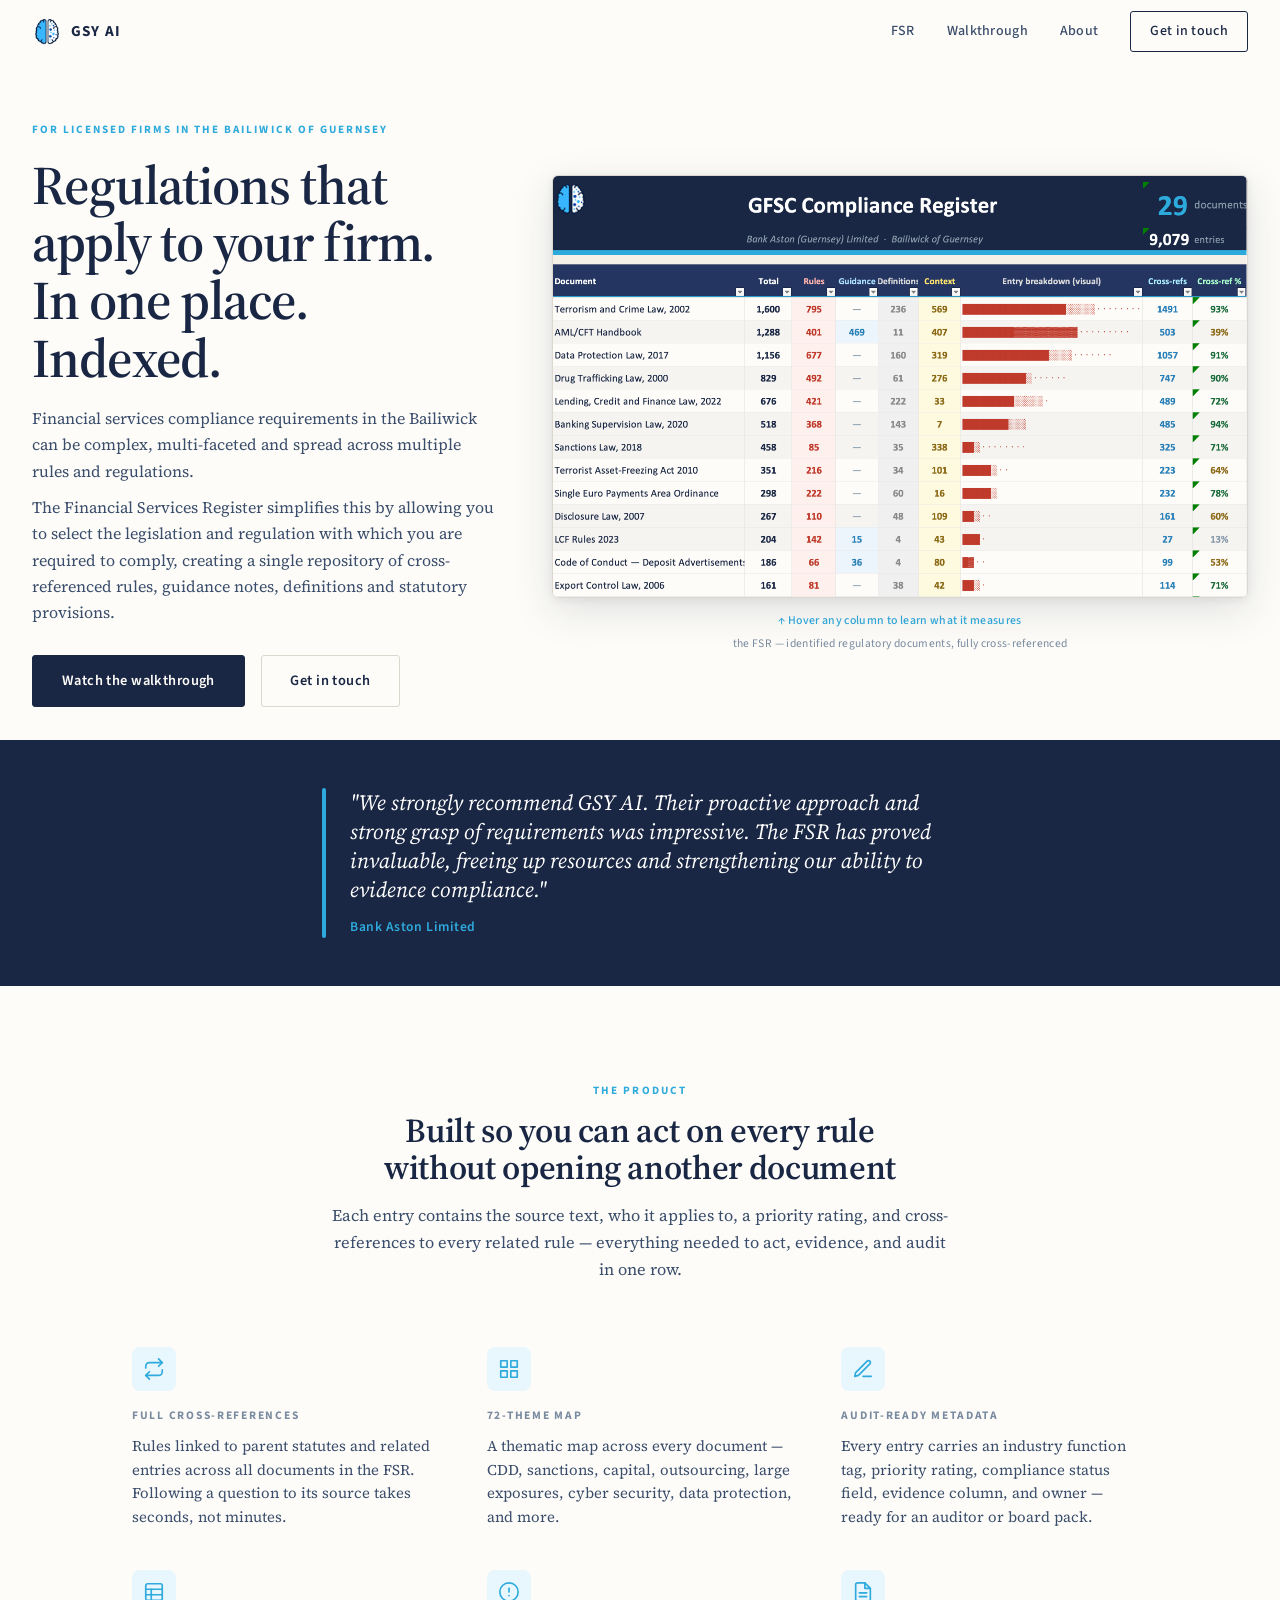
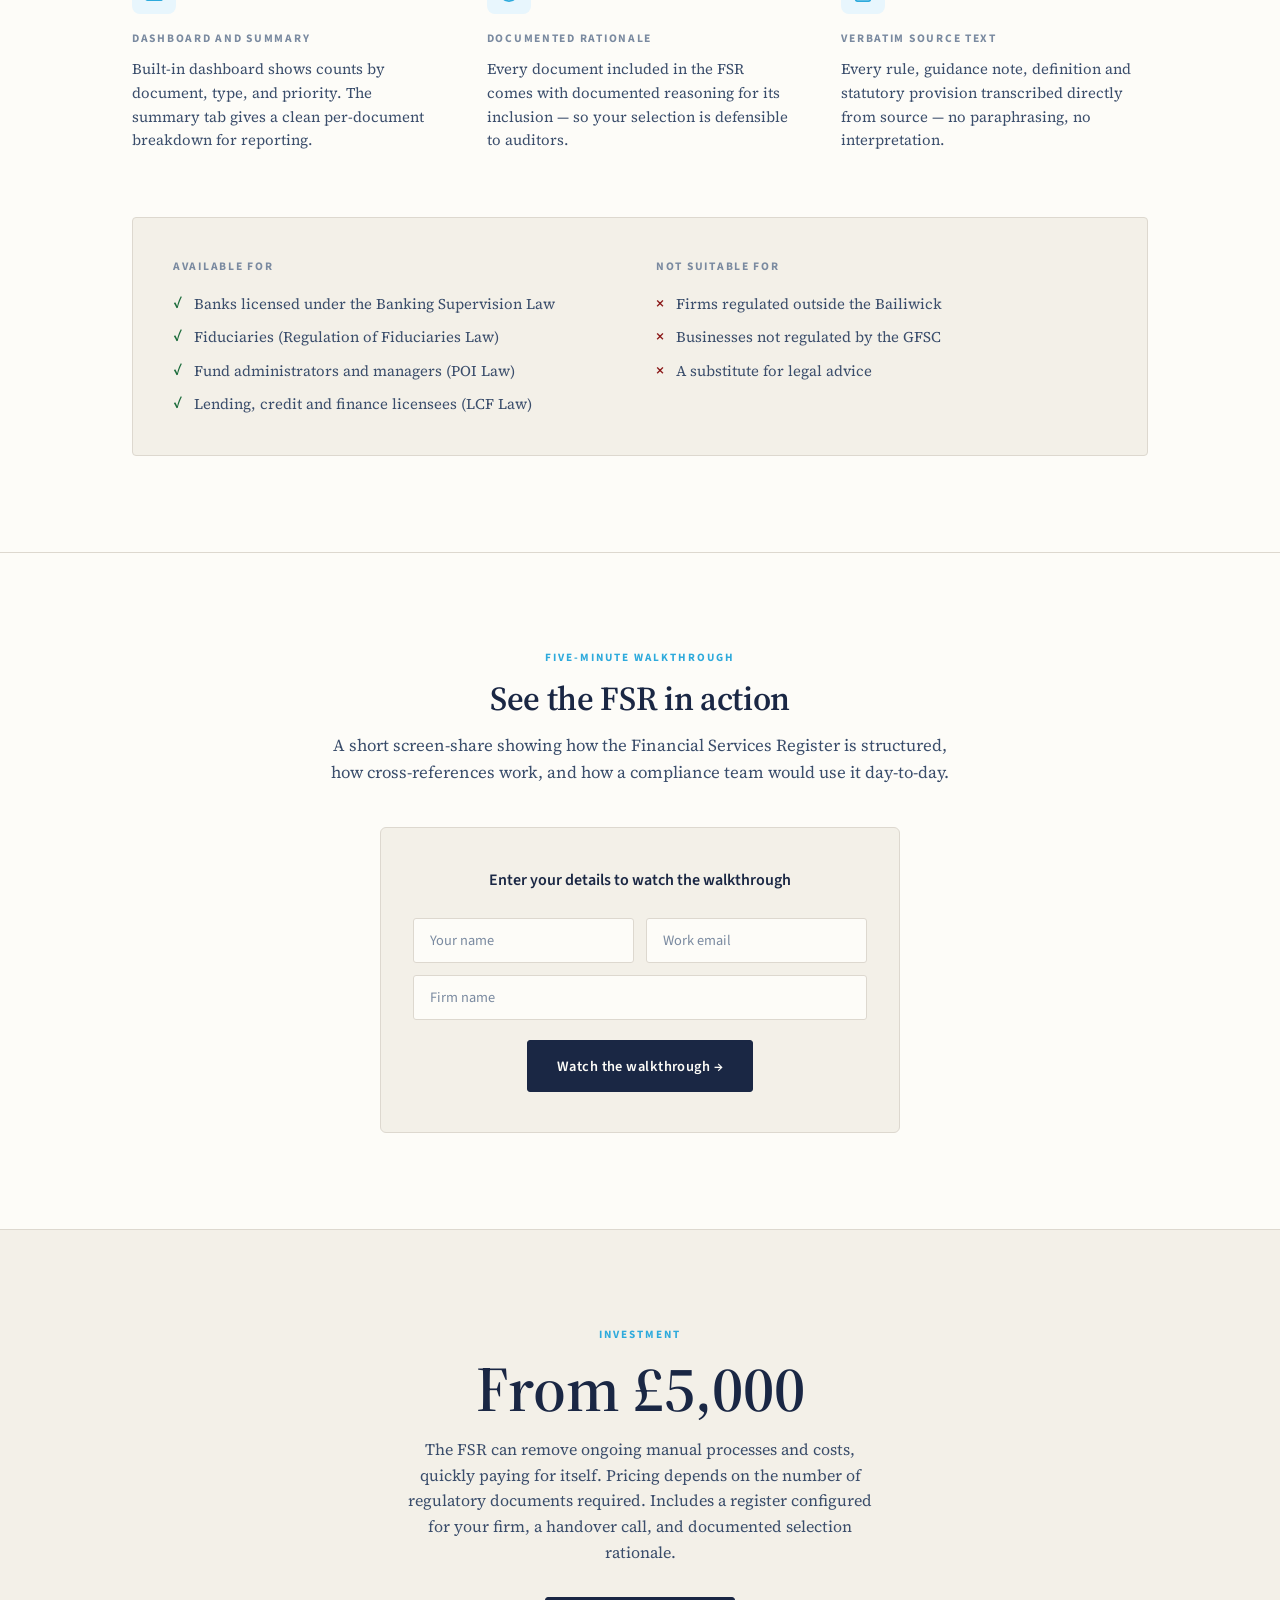
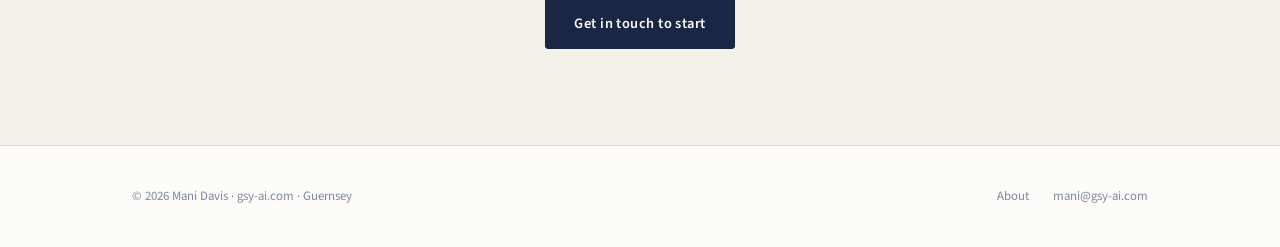
<file: index.html>
<!doctype html>
<html lang="en">
<head>
  <meta charset="utf-8" />
  <meta name="viewport" content="width=device-width, initial-scale=1" />
  <title>FSR - Financial Services Register | GSY AI</title>
  <meta name="description" content="The FSR — a single, cross-referenced repository of the regulations your firm must comply with. Rules, guidance notes, definitions and statutory provisions, fully indexed. Built for licensed firms in the Bailiwick of Guernsey." />
  <link rel="icon" type="image/png" href="images/favicon.png" />
  <link rel="stylesheet" href="css/style.css" />
  <link rel="stylesheet" href="css/home.css" />
  <link rel="stylesheet" href="css/hero-anim.css" />
</head>
<body>

  <nav class="nav" id="nav">
    <a class="nav__logo" href="index.html">
      <img src="images/favicon.png" alt="GSY AI" />
      <span class="nav__logo-text">GSY AI</span>
    </a>
    <div class="nav__links">
      <a href="#register">FSR</a>
      <a href="#walkthrough">Walkthrough</a>
      <a href="about.html">About</a>
      <a href="mailto:mani@gsy-ai.com" class="nav__cta">Get in touch</a>
    </div>
  </nav>

  <!-- ── Hero ── -->
  <section class="hero" id="hero">
    <div class="wrap">
      <div class="hero__grid">

        <div class="hero__text">
          <div class="eyebrow" style="margin-bottom:1.1rem;">For licensed firms in the Bailiwick of Guernsey</div>
          <h1 class="hero__h1">Regulations that apply to your firm.<br>In one place. Indexed.</h1>
          <p class="hero__lede">Financial services compliance requirements in the Bailiwick can be complex, multi-faceted and spread across multiple rules and regulations.</p>
          <p class="hero__lede hero__lede--two">The Financial Services Register simplifies this by allowing you to select the legislation and regulation with which you are required to comply, creating a single repository of cross-referenced rules, guidance notes, definitions and statutory provisions.</p>
          <div class="hero__actions">
            <a href="#walkthrough" class="btn btn--primary">Watch the walkthrough</a>
            <a href="mailto:mani@gsy-ai.com" class="btn btn--outline">Get in touch</a>
          </div>
        </div>

        <div class="hero__visual">
          <div class="dashboard-hero">
            <img src="images/hero-screenshot.png" alt="GFSC Compliance Register dashboard" class="dashboard-hero__img" />
            <div class="dashboard-hero__hotspots">

              <div class="hs hs--total">
                <div class="hs__tip"><span class="hs__tip-label">Total</span><span class="hs__tip-text">Every entry in this document — rules, guidance, definitions, and context combined. The full scope of what applies to your firm.</span></div>
              </div>

              <div class="hs hs--rules">
                <div class="hs__tip"><span class="hs__tip-label">Rules</span><span class="hs__tip-text">The things your firm must do. Mandatory regulatory requirements — shown in red so they're never overlooked.</span></div>
              </div>

              <div class="hs hs--guidance">
                <div class="hs__tip"><span class="hs__tip-label">Guidance</span><span class="hs__tip-text">The regulator's steer on how to meet a rule in practice. Not mandatory, but it shows what good looks like in the regulator's eyes.</span></div>
              </div>

              <div class="hs hs--definitions">
                <div class="hs__tip"><span class="hs__tip-label">Definitions</span><span class="hs__tip-text">The precise meaning of terms used in the rules. A rule means exactly what its definitions say — getting these right matters.</span></div>
              </div>

              <div class="hs hs--context">
                <div class="hs__tip"><span class="hs__tip-label">Context</span><span class="hs__tip-text">Background and introductory material. Helps you understand why a rule exists, not just what it says.</span></div>
              </div>

              <div class="hs hs--bar">
                <div class="hs__tip"><span class="hs__tip-label">Entry breakdown</span><span class="hs__tip-text">A proportional bar showing the mix of rules, guidance, definitions, and context — so you can see at a glance what each document is made of.</span></div>
              </div>

              <div class="hs hs--crossrefs">
                <div class="hs__tip"><span class="hs__tip-label">Cross-refs</span><span class="hs__tip-text">The number of entries from other documents deemed to relate to entries within this document. High numbers indicate deep integration with the wider regulatory framework.</span></div>
              </div>

              <div class="hs hs--coverage">
                <div class="hs__tip"><span class="hs__tip-label">Cross-ref %</span><span class="hs__tip-text">The percentage of entries in this document that have at least one cross-reference to another document in the register.</span></div>
              </div>

            </div>
          </div>
          <p class="hero__visual-caption">
            <span class="caption-hint">↑ Hover any column to learn what it measures</span>
            <span class="caption-stats">the FSR — identified regulatory documents, fully cross-referenced</span>
          </p>
        </div>

      </div>
    </div>
  </section>

  <!-- ── Testimonial ── -->
  <div class="testimonial-band" id="testimonial">
    <div class="wrap--narrow">
      <div class="testimonial">
        <div class="testimonial__bar"></div>
        <div class="testimonial__body">
          <p class="testimonial__quote">"We strongly recommend GSY AI. Their proactive approach and strong grasp of requirements was impressive. The FSR has proved invaluable, freeing up resources and strengthening our ability to evidence compliance."</p>
          <p class="testimonial__cite">Bank Aston Limited</p>
        </div>
      </div>
    </div>
  </div>

  <!-- ── What it is ── -->
  <section id="register">
    <div class="wrap">
      <div class="section-header">
        <div class="eyebrow" style="margin-bottom:0.8rem;">The product</div>
        <h2>Built so you can act on every rule<br>without opening another document</h2>
        <p class="section-sub">Each entry contains the source text, who it applies to, a priority rating, and cross-references to every related rule — everything needed to act, evidence, and audit in one row.</p>
      </div>

      <div class="features">
        <!-- Row 1: the three wow-factor benefits -->
        <div class="feature">
          <div class="feature__icon"><svg width="22" height="22" viewBox="0 0 24 24" fill="none" stroke="currentColor" stroke-width="1.8" stroke-linecap="round" stroke-linejoin="round"><polyline points="17 1 21 5 17 9"/><path d="M3 11V9a4 4 0 0 1 4-4h14"/><polyline points="7 23 3 19 7 15"/><path d="M21 13v2a4 4 0 0 1-4 4H3"/></svg></div>
          <h3 style="margin-bottom:0.6rem;">Full cross-references</h3>
          <p>Rules linked to parent statutes and related entries across all documents in the FSR. Following a question to its source takes seconds, not minutes.</p>
        </div>
        <div class="feature">
          <div class="feature__icon"><svg width="22" height="22" viewBox="0 0 24 24" fill="none" stroke="currentColor" stroke-width="1.8" stroke-linecap="round" stroke-linejoin="round"><rect x="3" y="3" width="7" height="7"/><rect x="14" y="3" width="7" height="7"/><rect x="14" y="14" width="7" height="7"/><rect x="3" y="14" width="7" height="7"/></svg></div>
          <h3 style="margin-bottom:0.6rem;">72-theme map</h3>
          <p>A thematic map across every document — CDD, sanctions, capital, outsourcing, large exposures, cyber security, data protection, and more.</p>
        </div>
        <div class="feature">
          <div class="feature__icon"><svg width="22" height="22" viewBox="0 0 24 24" fill="none" stroke="currentColor" stroke-width="1.8" stroke-linecap="round" stroke-linejoin="round"><path d="M12 20h9"/><path d="M16.5 3.5a2.121 2.121 0 0 1 3 3L7 19l-4 1 1-4L16.5 3.5z"/></svg></div>
          <h3 style="margin-bottom:0.6rem;">Audit-ready metadata</h3>
          <p>Every entry carries an industry function tag, priority rating, compliance status field, evidence column, and owner — ready for an auditor or board pack.</p>
        </div>
        <!-- Row 2: supporting benefits, verbatim last -->
        <div class="feature">
          <div class="feature__icon"><svg width="22" height="22" viewBox="0 0 24 24" fill="none" stroke="currentColor" stroke-width="1.8" stroke-linecap="round" stroke-linejoin="round"><rect x="3" y="3" width="18" height="18" rx="2"/><line x1="3" y1="9" x2="21" y2="9"/><line x1="3" y1="15" x2="21" y2="15"/><line x1="9" y1="9" x2="9" y2="21"/></svg></div>
          <h3 style="margin-bottom:0.6rem;">Dashboard and summary</h3>
          <p>Built-in dashboard shows counts by document, type, and priority. The summary tab gives a clean per-document breakdown for reporting.</p>
        </div>
        <div class="feature">
          <div class="feature__icon"><svg width="22" height="22" viewBox="0 0 24 24" fill="none" stroke="currentColor" stroke-width="1.8" stroke-linecap="round" stroke-linejoin="round"><circle cx="12" cy="12" r="10"/><line x1="12" y1="8" x2="12" y2="12"/><line x1="12" y1="16" x2="12.01" y2="16"/></svg></div>
          <h3 style="margin-bottom:0.6rem;">Documented rationale</h3>
          <p>Every document included in the FSR comes with documented reasoning for its inclusion — so your selection is defensible to auditors.</p>
        </div>
        <div class="feature">
          <div class="feature__icon"><svg width="22" height="22" viewBox="0 0 24 24" fill="none" stroke="currentColor" stroke-width="1.8" stroke-linecap="round" stroke-linejoin="round"><path d="M14 2H6a2 2 0 0 0-2 2v16a2 2 0 0 0 2 2h12a2 2 0 0 0 2-2V8z"/><polyline points="14 2 14 8 20 8"/><line x1="16" y1="13" x2="8" y2="13"/><line x1="16" y1="17" x2="8" y2="17"/></svg></div>
          <h3 style="margin-bottom:0.6rem;">Verbatim source text</h3>
          <p>Every rule, guidance note, definition and statutory provision transcribed directly from source — no paraphrasing, no interpretation.</p>
        </div>
      </div>

      <div class="availability">
        <div class="avail-col avail-col--for">
          <h3 style="margin-bottom:1rem;">Available for</h3>
          <ul class="avail-list">
            <li><span class="avail-tick">✓</span>Banks licensed under the Banking Supervision Law</li>
            <li><span class="avail-tick">✓</span>Fiduciaries (Regulation of Fiduciaries Law)</li>
            <li><span class="avail-tick">✓</span>Fund administrators and managers (POI Law)</li>
            <li><span class="avail-tick">✓</span>Lending, credit and finance licensees (LCF Law)</li>
          </ul>
        </div>
        <div class="avail-col avail-col--not">
          <h3 style="margin-bottom:1rem;">Not suitable for</h3>
          <ul class="avail-list">
            <li><span class="avail-cross">×</span>Firms regulated outside the Bailiwick</li>
            <li><span class="avail-cross">×</span>Businesses not regulated by the GFSC</li>
            <li><span class="avail-cross">×</span>A substitute for legal advice</li>
          </ul>
        </div>
      </div>
    </div>
  </section>

  <hr class="hr" />

  <!-- ── Walkthrough — gated with details form ── -->
  <section id="walkthrough">
    <div class="wrap--narrow" style="text-align:center;">
      <div class="eyebrow" style="margin-bottom:0.8rem;">Five-minute walkthrough</div>
      <h2 style="margin-bottom:1rem;">See the FSR in action</h2>
      <p style="color:var(--soft); margin-bottom:2.5rem; font-size:1.05rem; line-height:1.6;">A short screen-share showing how the Financial Services Register is structured, how cross-references work, and how a compliance team would use it day-to-day.</p>

      <!-- Gate: show form first, reveal video on submit -->
      <div class="walkthrough-gate" id="walkthrough-gate">
        <div class="gate-form-wrap">
          <p class="gate-prompt">Enter your details to watch the walkthrough</p>
          <form class="gate-form" id="gate-form" action="https://formsubmit.co/mani@gsy-ai.com" method="POST">
            <input type="hidden" name="_captcha" value="false" />
            <div class="gate-form__row">
              <input type="text" name="name" placeholder="Your name" required class="gate-input" />
              <input type="email" name="email" placeholder="Work email" required class="gate-input" />
            </div>
            <input type="text" name="firm" placeholder="Firm name" required class="gate-input" />
            <button type="submit" class="btn btn--primary gate-submit">Watch the walkthrough →</button>
          </form>
        </div>
      </div>

      <!-- Hidden video — shown after form submit -->
      <!-- TO ADD VIDEO: replace the loom-placeholder div below with:
           <div style="position:relative;padding-bottom:62.5%;height:0;overflow:hidden;border-radius:6px;box-shadow:0 4px 32px rgba(26,39,68,0.14);">
             <iframe src="https://www.loom.com/embed/YOUR_VIDEO_ID?hide_owner=true&hide_share=true&hide_title=true&hideEmbedTopBar=true"
               style="position:absolute;top:0;left:0;width:100%;height:100%;" frameborder="0" allowfullscreen></iframe>
           </div>
      -->
      <div class="loom-wrap" id="loom-wrap" style="display:none;">
        <div style="position:relative;padding-bottom:62.5%;height:0;overflow:hidden;border-radius:6px;box-shadow:0 4px 32px rgba(26,39,68,0.14);">
          <iframe src="https://www.youtube.com/embed/adCxU1NDunc?rel=0&modestbranding=1"
            style="position:absolute;top:0;left:0;width:100%;height:100%;" frameborder="0"
            allow="accelerometer; autoplay; clipboard-write; encrypted-media; gyroscope; picture-in-picture"
            allowfullscreen></iframe>
        </div>
      </div>

    </div>
  </section>

  <hr class="hr" />

  <!-- ── Pricing ── -->
  <section id="pricing" style="background:var(--paper-mid);">
    <div class="wrap--narrow" style="text-align:center;">
      <div class="eyebrow" style="margin-bottom:0.8rem;">Investment</div>
      <div class="price-display">
        <span class="price-display__amount">From £5,000</span>
      </div>
      <p class="price-detail">The FSR can remove ongoing manual processes and costs, quickly paying for itself. Pricing depends on the number of regulatory documents required. Includes a register configured for your firm, a handover call, and documented selection rationale.</p>
      <a href="mailto:mani@gsy-ai.com" class="btn btn--primary" style="margin-top:2rem;">Get in touch to start</a>
    </div>
  </section>

  <!-- ── Footer ── -->
  <footer class="footer">
    <div class="wrap">
      <div class="footer__inner">
        <p class="footer__copy">© 2026 Mani Davis · gsy-ai.com · Guernsey</p>
        <nav class="footer__links">
          <a href="about.html">About</a>
          <a href="mailto:mani@gsy-ai.com">mani@gsy-ai.com</a>
        </nav>
      </div>
    </div>
  </footer>

  <script>
    // Nav scroll
    const nav = document.getElementById('nav');
    window.addEventListener('scroll', () => {
      nav.classList.toggle('scrolled', window.scrollY > 20);
    }, { passive: true });

    // Walkthrough gate — reveal the video immediately; notify by email in the
    // background so a slow/down formsubmit.co never blocks the visitor.
    document.getElementById('gate-form').addEventListener('submit', function (e) {
      e.preventDefault();
      var form = this;
      var firm = (form.querySelector('[name=firm]') || {}).value || '';

      document.getElementById('walkthrough-gate').style.display = 'none';
      document.getElementById('loom-wrap').style.display = 'block';

      var data = new FormData(form);
      data.set('_subject', 'Walkthrough request — ' + firm);

      fetch('https://formsubmit.co/ajax/mani@gsy-ai.com', {
        method: 'POST',
        headers: { Accept: 'application/json' },
        body: data
      }).catch(function (err) {
        console.error('Walkthrough lead notification failed:', err);
      });
    });

  </script>
</body>
</html>
</file>
<file: css/style.css>
/* ─────────────────────────────────────────
   GSY AI — Global Styles
   Palette: Navy #1a2744, Blue #2eaadc, Paper #fdfcf8
───────────────────────────────────────── */

@import url('https://fonts.googleapis.com/css2?family=Source+Serif+4:ital,opsz,wght@0,8..60,300;0,8..60,400;0,8..60,600;0,8..60,700;1,8..60,400;1,8..60,600&family=Source+Sans+3:wght@300;400;500;600;700&display=swap');

:root {
  --navy:      #1a2744;
  --navy-mid:  #243562;
  --blue:      #2eaadc;
  --blue-pale: #e8f6fd;
  --paper:     #fdfcf8;
  --paper-mid: #f3f0e8;
  --rule:      #ddd8cf;
  --ink:       #1a2744;
  --soft:      #3a4d6b;
  --mute:      #7a8aa0;
  --serif:     'Source Serif 4', Georgia, serif;
  --sans:      'Source Sans 3', 'Helvetica Neue', Arial, sans-serif;
  --ease:      cubic-bezier(0.25, 0.46, 0.45, 0.94);
  --radius:    3px;
}

/* ── Reset ── */
*, *::before, *::after { box-sizing: border-box; margin: 0; padding: 0; }
html { scroll-behavior: smooth; -webkit-text-size-adjust: 100%; }
body {
  background: var(--paper);
  color: var(--ink);
  font-family: var(--serif);
  font-size: 1rem;
  line-height: 1.6;
  -webkit-font-smoothing: antialiased;
}
img { display: block; max-width: 100%; }
a { color: inherit; text-decoration: none; }
button { cursor: pointer; border: none; background: none; font: inherit; color: inherit; }
ul, ol { list-style: none; }

/* ── Typography ── */
.eyebrow {
  font-family: var(--sans);
  font-size: 0.7rem;
  font-weight: 700;
  letter-spacing: 0.18em;
  text-transform: uppercase;
  color: var(--blue);
}

h1 {
  font-family: var(--serif);
  font-size: clamp(2.2rem, 5vw, 3.4rem);
  font-weight: 600;
  line-height: 1.06;
  letter-spacing: -0.02em;
  color: var(--navy);
}

h2 {
  font-family: var(--serif);
  font-size: clamp(1.5rem, 3vw, 2.1rem);
  font-weight: 600;
  line-height: 1.1;
  letter-spacing: -0.01em;
  color: var(--navy);
}

h3 {
  font-family: var(--sans);
  font-size: 0.72rem;
  font-weight: 700;
  letter-spacing: 0.15em;
  text-transform: uppercase;
  color: var(--mute);
}

/* ── Layout ── */
.wrap {
  width: 100%;
  max-width: 1080px;
  margin: 0 auto;
  padding: 0 2rem;
}
.wrap--narrow {
  max-width: 700px;
  margin: 0 auto;
  padding: 0 2rem;
}

/* ── Nav ── */
.nav {
  position: fixed;
  top: 0; left: 0; right: 0;
  z-index: 200;
  height: 64px;
  display: flex;
  align-items: center;
  justify-content: space-between;
  padding: 0 2rem;
  background: rgba(253,252,248,0.94);
  backdrop-filter: blur(14px);
  -webkit-backdrop-filter: blur(14px);
  border-bottom: 1px solid transparent;
  transition: border-color 0.3s var(--ease), background 0.3s var(--ease);
}
.nav.scrolled {
  border-bottom-color: var(--rule);
  background: rgba(253,252,248,0.98);
}
.nav__logo {
  display: flex;
  align-items: center;
  gap: 0.55rem;
  text-decoration: none;
}
.nav__logo img {
  width: 30px;
  height: 30px;
}
.nav__logo-text {
  font-family: var(--sans);
  font-size: 0.95rem;
  font-weight: 700;
  letter-spacing: 0.08em;
  text-transform: uppercase;
  color: var(--navy);
}
.nav__links {
  display: flex;
  align-items: center;
  gap: 2rem;
}
.nav__links a {
  font-family: var(--sans);
  font-size: 0.875rem;
  font-weight: 500;
  color: var(--soft);
  letter-spacing: 0.02em;
  transition: color 0.2s;
}
.nav__links a:hover { color: var(--blue); }
.nav__cta {
  display: inline-flex;
  align-items: center;
  font-family: var(--sans);
  font-size: 0.82rem;
  font-weight: 600;
  letter-spacing: 0.04em;
  padding: 0.5rem 1.2rem;
  border: 1.5px solid var(--navy);
  border-radius: var(--radius);
  color: var(--navy) !important;
  transition: all 0.2s var(--ease);
}
.nav__cta:hover {
  background: var(--navy);
  color: var(--paper) !important;
  border-color: var(--navy);
}

/* ── Buttons ── */
.btn {
  display: inline-flex;
  align-items: center;
  gap: 0.5rem;
  font-family: var(--sans);
  font-weight: 600;
  font-size: 0.9rem;
  letter-spacing: 0.03em;
  padding: 0.85rem 1.8rem;
  border-radius: var(--radius);
  transition: all 0.2s var(--ease);
  cursor: pointer;
  border: 1.5px solid transparent;
  text-decoration: none;
}
.btn--primary {
  background: var(--navy);
  color: var(--paper);
  border-color: var(--navy);
}
.btn--primary:hover {
  background: var(--navy-mid);
  border-color: var(--navy-mid);
  transform: translateY(-1px);
  box-shadow: 0 4px 16px rgba(26,39,68,0.18);
}
.btn--outline {
  background: transparent;
  color: var(--navy);
  border-color: var(--rule);
}
.btn--outline:hover {
  border-color: var(--navy);
  background: var(--paper-mid);
}

/* ── Sections ── */
section { padding: 6rem 0; }
section.section--sm { padding: 4rem 0; }
section.section--lg { padding: 8rem 0; }

/* ── Dividers ── */
.hr { border: none; border-top: 1px solid var(--rule); }

/* ── Footer ── */
.footer {
  padding: 2.5rem 0;
  border-top: 1px solid var(--rule);
}
.footer__inner {
  display: flex;
  justify-content: space-between;
  align-items: center;
  flex-wrap: wrap;
  gap: 1rem;
}
.footer__copy {
  font-family: var(--sans);
  font-size: 0.8rem;
  color: var(--mute);
}
.footer__links {
  display: flex;
  gap: 1.5rem;
}
.footer__links a {
  font-family: var(--sans);
  font-size: 0.8rem;
  color: var(--mute);
  transition: color 0.2s;
}
.footer__links a:hover { color: var(--blue); }

/* ── Responsive ── */
@media (max-width: 700px) {
  .nav__links { display: none; }
  .wrap, .wrap--narrow { padding: 0 1.25rem; }
  section { padding: 4rem 0; }
  section.section--lg { padding: 5rem 0; }
}
</file>
<file: css/home.css>
/* ── Hero — calibrated to show nav + hero + full testimonial band on load ──
   MacBook 16:10 at 1440×900: nav=64px, hero needs ~580px, testimonial=~160px → total ~804px ✓ */
.hero {
  padding-top: 88px;   /* nav height + small gap */
  padding-bottom: 0;
  min-height: calc(100vh - 160px); /* fills but leaves room for testimonial */
  display: flex;
  align-items: center;
}
/* Widen the hero container beyond the global 1080px cap */
.hero > .wrap {
  max-width: 1380px;
}
.hero__grid {
  display: grid;
  grid-template-columns: 1fr 1.5fr;
  gap: 3.5rem;
  align-items: center;
  width: 100%;
  padding: 1.5rem 0;
}
.hero__h1 { margin-bottom: 1.1rem; }
.hero__lede {
  font-size: 1rem;
  line-height: 1.65;
  color: var(--soft);
  margin-bottom: 0.6rem;
}
.hero__lede--two { margin-bottom: 1.8rem; }
.hero__actions {
  display: flex;
  gap: 1rem;
  flex-wrap: wrap;
}

/* ── Testimonial — navy band, tall enough to be fully visible on load ── */
.testimonial-band {
  background: var(--navy);
  padding: 3rem 0;
}
.testimonial {
  display: flex;
  gap: 1.5rem;
  align-items: flex-start;
}
.testimonial__bar {
  width: 4px;
  min-height: 56px;
  background: var(--blue);
  border-radius: 2px;
  flex-shrink: 0;
  align-self: stretch;
}
.testimonial__quote {
  font-family: var(--serif);
  font-size: clamp(1.05rem, 2.2vw, 1.35rem);
  font-weight: 400;
  font-style: italic;
  color: #ffffff;
  line-height: 1.35;
  margin-bottom: 0.7rem;
}
.testimonial__cite {
  font-family: var(--sans);
  font-size: 0.85rem;
  font-weight: 600;
  color: var(--blue);
  letter-spacing: 0.04em;
}

/* ── Section header ── */
.section-header {
  text-align: center;
  max-width: 620px;
  margin: 0 auto 4rem;
}
.section-sub {
  margin-top: 1rem;
  font-size: 1.02rem;
  line-height: 1.65;
  color: var(--soft);
}

/* ── Features grid ── */
.features {
  display: grid;
  grid-template-columns: repeat(3, 1fr);
  gap: 2.5rem 3rem;
  margin-bottom: 4rem;
}
.feature__icon {
  width: 44px;
  height: 44px;
  border-radius: 8px;
  background: var(--blue-pale);
  display: flex;
  align-items: center;
  justify-content: center;
  color: var(--blue);
  margin-bottom: 1rem;
}
.feature p {
  font-size: 0.93rem;
  line-height: 1.6;
  color: var(--soft);
}

/* ── Availability ── */
.availability {
  display: grid;
  grid-template-columns: 1fr 1fr;
  gap: 2rem;
  padding: 2.5rem;
  background: var(--paper-mid);
  border-radius: 4px;
  border: 1px solid var(--rule);
}
.avail-list {
  display: flex;
  flex-direction: column;
  gap: 0.7rem;
}
.avail-list li {
  display: flex;
  gap: 0.75rem;
  font-size: 0.93rem;
  line-height: 1.5;
  color: var(--soft);
  align-items: flex-start;
}
.avail-tick { color: #1a6b3a; font-weight: 700; font-size: 0.9rem; flex-shrink: 0; }
.avail-cross { color: #8b1a1a; font-weight: 700; font-size: 0.9rem; flex-shrink: 0; }

/* ── Walkthrough gate ── */
.gate-form-wrap {
  background: var(--paper-mid);
  border: 1px solid var(--rule);
  border-radius: 6px;
  padding: 2.5rem 2rem;
  max-width: 520px;
  margin: 0 auto;
}
.gate-prompt {
  font-family: var(--sans);
  font-size: 1rem;
  font-weight: 600;
  color: var(--navy);
  margin-bottom: 1.5rem;
}
.gate-form { display: flex; flex-direction: column; gap: 0.75rem; }
.gate-form__row { display: grid; grid-template-columns: 1fr 1fr; gap: 0.75rem; }
.gate-input {
  width: 100%;
  padding: 0.7rem 1rem;
  font-family: var(--sans);
  font-size: 0.9rem;
  color: var(--ink);
  background: var(--paper);
  border: 1.5px solid var(--rule);
  border-radius: var(--radius);
  transition: border-color 0.2s;
  outline: none;
}
.gate-input:focus { border-color: var(--blue); }
.gate-input::placeholder { color: var(--mute); }
.gate-submit { margin-top: 0.5rem; align-self: center; }

/* ── Loom placeholder ── */
.loom-wrap { width: 100%; }
.loom-placeholder {
  background: var(--paper-mid);
  border: 1px solid var(--rule);
  border-radius: 4px;
  padding: 4rem 2rem;
  display: flex;
  flex-direction: column;
  align-items: center;
}

/* ── Pricing ── */
.price-display {
  display: flex;
  align-items: baseline;
  justify-content: center;
  gap: 0.75rem;
  margin-bottom: 1rem;
}
.price-display__amount {
  font-family: var(--serif);
  font-size: clamp(2.8rem, 6vw, 4rem);
  font-weight: 600;
  color: var(--navy);
  line-height: 1;
}
.price-display__label {
  font-family: var(--sans);
  font-size: 0.9rem;
  font-weight: 500;
  color: var(--mute);
  letter-spacing: 0.05em;
  text-transform: uppercase;
}
.price-detail {
  font-size: 1rem;
  line-height: 1.6;
  color: var(--soft);
  max-width: 480px;
  margin: 0 auto;
}

/* ── Responsive ── */
@media (max-width: 900px) {
  .hero { min-height: auto; padding-top: 80px; }
  .hero__grid { grid-template-columns: 1fr; gap: 2.5rem; }
  .hero__visual { order: -1; }
  .features { grid-template-columns: 1fr 1fr; gap: 2rem; }
  .availability { grid-template-columns: 1fr; }
  .gate-form__row { grid-template-columns: 1fr; }
}
@media (max-width: 600px) {
  .features { grid-template-columns: 1fr; }
  .testimonial__quote { font-size: 1.05rem; }
}
</file>
<file: css/hero-anim.css>
.dashboard-hero {
  position: relative;
  width: 100%;
  border-radius: 6px;
}

.dashboard-hero__img {
  display: block;
  width: 100%;
  border-radius: 6px;
  border: 1px solid #ddd8cf;
  box-shadow: 0 2px 8px rgba(26,39,68,0.07), 0 12px 40px rgba(26,39,68,0.13);
  transition: box-shadow 0.3s ease;
}

.dashboard-hero:hover .dashboard-hero__img {
  box-shadow: 0 2px 8px rgba(26,39,68,0.07), 0 12px 40px rgba(26,39,68,0.16), 0 0 0 2px #2eaadc;
}

.dashboard-hero__hotspots {
  position: absolute;
  top: 0; left: 0; right: 0; bottom: 0;
  border-radius: 6px;
}

/* Column hotspot zones */
.hs {
  position: absolute;
  top: 0;
  bottom: 0;
  cursor: crosshair;
  z-index: 10;
}

/* right edge of total was perfect (34.5%); left trimmed back 1% */
.hs--total       { left: 27.5%; width: 7%; }
/* right trimmed 0.5%, left trimmed tiny */
.hs--rules       { left: 34.5%; width: 6%; }
/* right trimmed 0.5% */
.hs--guidance    { left: 41%;   width: 5.5%; }
/* right trimmed 0.5% */
.hs--definitions { left: 47%;   width: 5.5%; }
/* right trimmed 0.5% */
.hs--context     { left: 52.5%; width: 6%; }
/* left -2px, right extended to 86% */
.hs--bar         { left: 59%;   width: 27%; }
/* shifted whole length (7%) + 10px right */
.hs--crossrefs   { left: 85%;   width: 7%; }
/* shifted right a fair bit + trim from left, nudged left 3× */
.hs--coverage    { left: 91%;   width: 9%; }

/* Highlight strip on the column header row when hovering.
   Moved up 2% and made 1% taller per user feedback. */
.hs::before {
  content: '';
  position: absolute;
  top: 21%; left: 0; right: 0;
  height: 7.5%;
  background: rgba(46,170,220,0);
  border-radius: 2px;
  transition: background 0.2s ease;
}
.hs:hover::before { background: rgba(46,170,220,0.2); }

/* Tooltip card — sits in the data rows area below the column headers */
.hs__tip {
  position: absolute;
  top: 35%;
  left: 50%;
  transform: translateX(-50%) translateY(8px);
  width: 220px;
  background: #1a2744;
  border-radius: 5px;
  padding: 12px 14px;
  pointer-events: none;
  opacity: 0;
  transition: opacity 0.15s ease 0.08s, transform 0.15s ease 0.08s;
  z-index: 100;
  box-shadow: 0 8px 32px rgba(0,0,0,0.3);
}

.hs:hover .hs__tip {
  opacity: 1;
  transform: translateX(-50%) translateY(0);
}

/* Right-anchor the two rightmost tooltips to prevent overflow */
.hs--crossrefs .hs__tip,
.hs--coverage .hs__tip {
  left: auto;
  right: 0;
  transform: translateX(0) translateY(8px);
}
.hs--crossrefs:hover .hs__tip,
.hs--coverage:hover .hs__tip {
  transform: translateX(0) translateY(0);
}

/* Tooltip arrow */
.hs__tip::before {
  content: '';
  position: absolute;
  top: -5px;
  left: 50%;
  transform: translateX(-50%);
  border-left: 5px solid transparent;
  border-right: 5px solid transparent;
  border-bottom: 5px solid #1a2744;
}
.hs--crossrefs .hs__tip::before,
.hs--coverage .hs__tip::before {
  left: auto;
  right: 16px;
  transform: none;
}

.hs__tip-label {
  display: block;
  font-family: 'Source Sans 3', sans-serif;
  font-size: 0.65rem;
  font-weight: 700;
  letter-spacing: 0.14em;
  text-transform: uppercase;
  color: #2eaadc;
  margin-bottom: 5px;
}

.hs__tip-text {
  font-family: 'Source Serif 4', Georgia, serif;
  font-size: 0.78rem;
  line-height: 1.5;
  color: rgba(255,255,255,0.88);
}

/* Caption below the image */
.hero__visual-caption {
  display: flex;
  flex-direction: column;
  align-items: center;
  gap: 0.25rem;
  margin-top: 0.9rem;
}
.caption-hint {
  font-family: 'Source Sans 3', sans-serif;
  font-size: 0.74rem;
  color: #2eaadc;
  font-weight: 500;
  letter-spacing: 0.03em;
}
.caption-stats {
  font-family: 'Source Sans 3', sans-serif;
  font-size: 0.72rem;
  color: #7a8aa0;
  letter-spacing: 0.03em;
}

/* Mobile — no hotspots, just the image */
@media (max-width: 900px) {
  .dashboard-hero__hotspots { display: none; }
  .caption-hint { display: none; }
}
</file>
